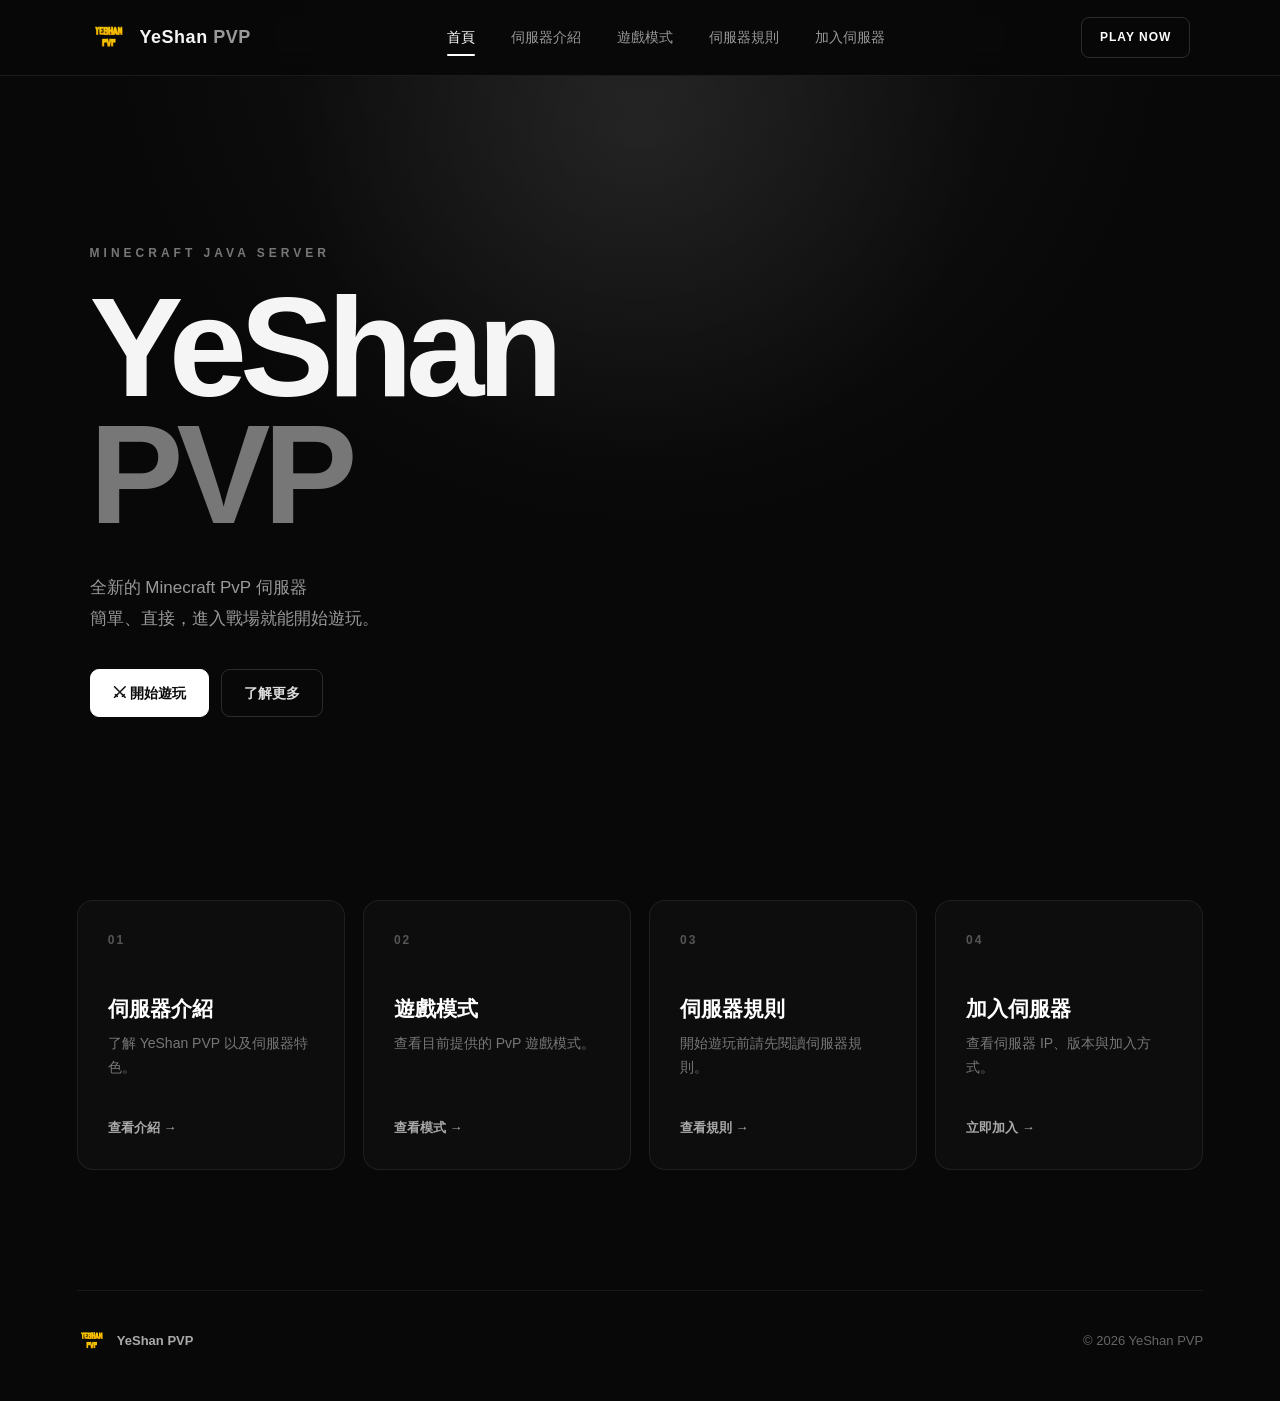
<file: index.html>
<!DOCTYPE html>
<html lang="zh-TW">

<head>

    <meta charset="UTF-8">
    <meta name="viewport" content="width=device-width, initial-scale=1.0">

    <title>YeShan PVP</title>

    <meta
        name="description"
        content="YeShan PVP Minecraft PvP Server"
    >

    <!-- 網站圖示 -->
    <link rel="icon" type="image/png" href="favicon.png">
    <link rel="shortcut icon" type="image/png" href="favicon.png">

    <!-- CSS -->
    <link rel="stylesheet" href="style.css">

</head>

<body>

<header class="navbar">

    <a href="index.html" class="logo">

        <img
            src="favicon.png"
            alt="YeShan PVP"
            class="custom-logo"
        >

        <span>
            YeShan <b>PVP</b>
        </span>

    </a>


    <nav>

        <a href="index.html" class="active">
            首頁
        </a>

        <a href="about.html">
            伺服器介紹
        </a>

        <a href="games.html">
            遊戲模式
        </a>

        <a href="rules.html">
            伺服器規則
        </a>

        <a href="join.html">
            加入伺服器
        </a>

    </nav>


    <a href="join.html" class="nav-button">
        PLAY NOW
    </a>

</header>


<main>

    <section class="home-hero">

        <div class="hero-content">

            <div class="hero-tag">
                MINECRAFT JAVA SERVER
            </div>


            <h1>
                YeShan
                <span>PVP</span>
            </h1>


            <p>
                全新的 Minecraft PvP 伺服器
                <br>
                簡單、直接，進入戰場就能開始遊玩。
            </p>


            <div class="hero-buttons">

                <a
                    href="join.html"
                    class="button primary"
                >
                    ⚔ 開始遊玩
                </a>


                <a
                    href="about.html"
                    class="button"
                >
                    了解更多
                </a>

            </div>

        </div>

    </section>


    <section class="home-links">


        <a
            href="about.html"
            class="home-card"
        >

            <span>01</span>

            <h2>
                伺服器介紹
            </h2>

            <p>
                了解 YeShan PVP 以及伺服器特色。
            </p>

            <strong>
                查看介紹 →
            </strong>

        </a>


        <a
            href="games.html"
            class="home-card"
        >

            <span>02</span>

            <h2>
                遊戲模式
            </h2>

            <p>
                查看目前提供的 PvP 遊戲模式。
            </p>

            <strong>
                查看模式 →
            </strong>

        </a>


        <a
            href="rules.html"
            class="home-card"
        >

            <span>03</span>

            <h2>
                伺服器規則
            </h2>

            <p>
                開始遊玩前請先閱讀伺服器規則。
            </p>

            <strong>
                查看規則 →
            </strong>

        </a>


        <a
            href="join.html"
            class="home-card"
        >

            <span>04</span>

            <h2>
                加入伺服器
            </h2>

            <p>
                查看伺服器 IP、版本與加入方式。
            </p>

            <strong>
                立即加入 →
            </strong>

        </a>


    </section>

</main>


<footer>

    <div class="footer-logo">

        <img
            src="favicon.png"
            alt="YeShan PVP"
            class="footer-custom-logo"
        >

        <span>
            YeShan PVP
        </span>

    </div>


    <span>
        © 2026 YeShan PVP
    </span>

</footer>


<script src="script.js"></script>

</body>
</html>
</file>
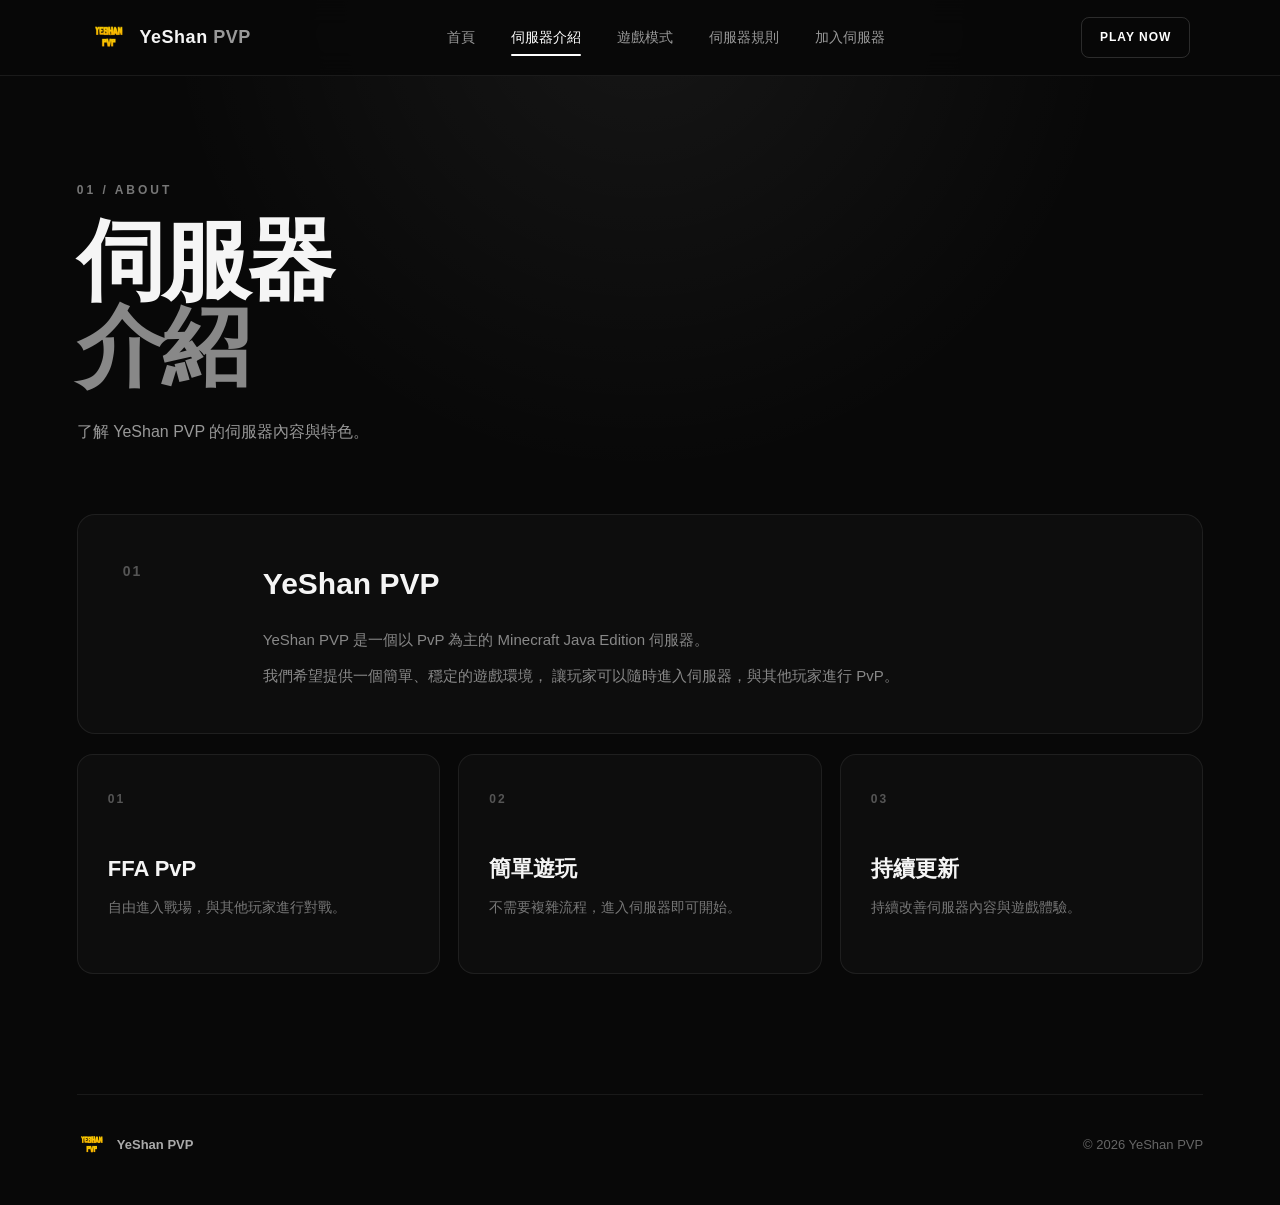
<file: about.html>
<!DOCTYPE html>
<html lang="zh-TW">

<head>

    <meta charset="UTF-8">
    <meta name="viewport" content="width=device-width, initial-scale=1.0">

    <title>伺服器介紹｜YeShan PVP</title>

    <meta
        name="description"
        content="YeShan PVP Minecraft PvP Server"
    >

    <link rel="icon" type="image/png" href="favicon.png">
    <link rel="shortcut icon" type="image/png" href="favicon.png">

    <link rel="stylesheet" href="style.css">

</head>

<body>

<header class="navbar">

    <a href="index.html" class="logo">

        <img
            src="favicon.png"
            alt="YeShan PVP"
            class="custom-logo"
        >

        <span>
            YeShan <b>PVP</b>
        </span>

    </a>


    <nav>

        <a href="index.html">
            首頁
        </a>

        <a href="about.html" class="active">
            伺服器介紹
        </a>

        <a href="games.html">
            遊戲模式
        </a>

        <a href="rules.html">
            伺服器規則
        </a>

        <a href="join.html">
            加入伺服器
        </a>

    </nav>


    <a href="join.html" class="nav-button">
        PLAY NOW
    </a>

</header>


<main class="page">

    <div class="page-header">

        <span>01 / ABOUT</span>

        <h1>
            伺服器<br>
            <em>介紹</em>
        </h1>

        <p>
            了解 YeShan PVP 的伺服器內容與特色。
        </p>

    </div>


    <section class="content-box">

        <div class="content-number">
            01
        </div>

        <div>

            <h2>
                YeShan PVP
            </h2>

            <p>
                YeShan PVP 是一個以 PvP 為主的
                Minecraft Java Edition 伺服器。
            </p>

            <p>
                我們希望提供一個簡單、穩定的遊戲環境，
                讓玩家可以隨時進入伺服器，與其他玩家進行 PvP。
            </p>

        </div>

    </section>


    <section class="content-grid">

        <div class="feature-card">

            <span>01</span>

            <h2>
                FFA PvP
            </h2>

            <p>
                自由進入戰場，與其他玩家進行對戰。
            </p>

        </div>


        <div class="feature-card">

            <span>02</span>

            <h2>
                簡單遊玩
            </h2>

            <p>
                不需要複雜流程，進入伺服器即可開始。
            </p>

        </div>


        <div class="feature-card">

            <span>03</span>

            <h2>
                持續更新
            </h2>

            <p>
                持續改善伺服器內容與遊戲體驗。
            </p>

        </div>

    </section>

</main>


<footer>

    <div class="footer-logo">

        <img
            src="favicon.png"
            alt="YeShan PVP"
            class="footer-custom-logo"
        >

        <span>
            YeShan PVP
        </span>

    </div>

    <span>
        © 2026 YeShan PVP
    </span>

</footer>


<script src="script.js"></script>

</body>
</html>
</file>
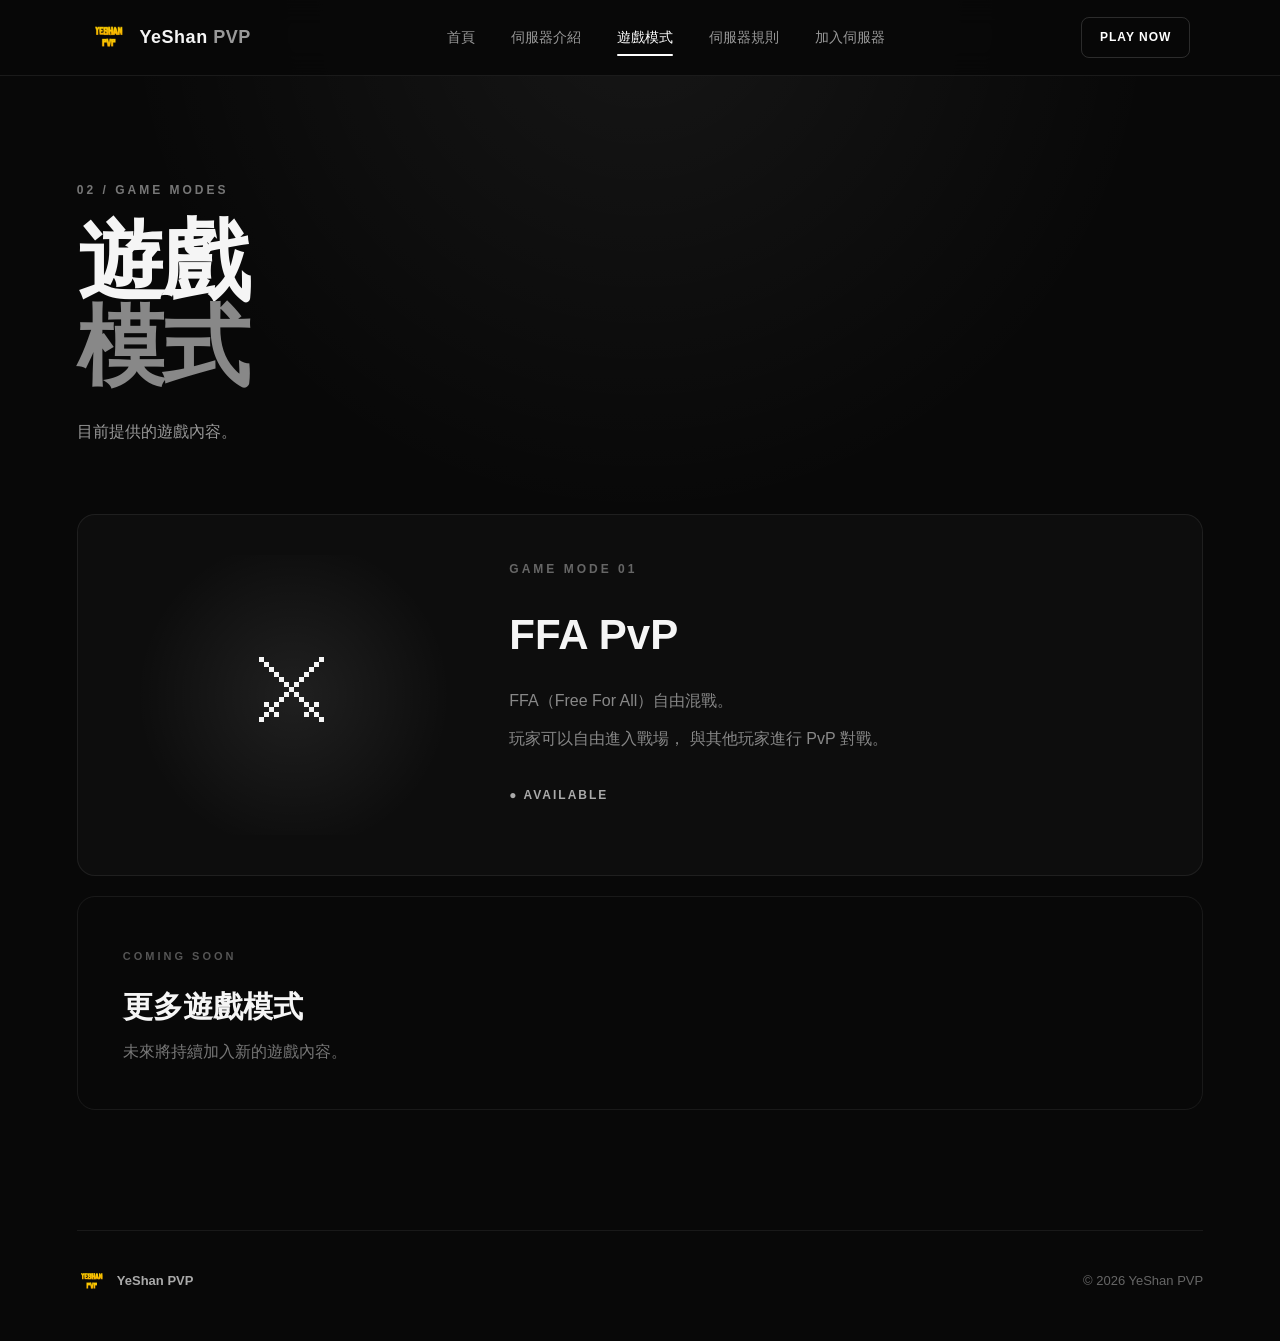
<file: games.html>
<!DOCTYPE html>
<html lang="zh-TW">

<head>

    <meta charset="UTF-8">
    <meta name="viewport" content="width=device-width, initial-scale=1.0">

    <title>遊戲模式｜YeShan PVP</title>

    <link rel="icon" type="image/png" href="favicon.png">
    <link rel="shortcut icon" type="image/png" href="favicon.png">

    <link rel="stylesheet" href="style.css">

</head>

<body>

<header class="navbar">

    <a href="index.html" class="logo">

        <img
            src="favicon.png"
            alt="YeShan PVP"
            class="custom-logo"
        >

        <span>
            YeShan <b>PVP</b>
        </span>

    </a>


    <nav>

        <a href="index.html">
            首頁
        </a>

        <a href="about.html">
            伺服器介紹
        </a>

        <a href="games.html" class="active">
            遊戲模式
        </a>

        <a href="rules.html">
            伺服器規則
        </a>

        <a href="join.html">
            加入伺服器
        </a>

    </nav>


    <a href="join.html" class="nav-button">
        PLAY NOW
    </a>

</header>


<main class="page">

    <div class="page-header">

        <span>02 / GAME MODES</span>

        <h1>
            遊戲<br>
            <em>模式</em>
        </h1>

        <p>
            目前提供的遊戲內容。
        </p>

    </div>


    <section class="game-card">

        <div class="game-image">
            ⚔
        </div>

        <div class="game-info">

            <span>
                GAME MODE 01
            </span>

            <h2>
                FFA PvP
            </h2>

            <p>
                FFA（Free For All）自由混戰。
            </p>

            <p>
                玩家可以自由進入戰場，
                與其他玩家進行 PvP 對戰。
            </p>

            <div class="game-status">
                ● AVAILABLE
            </div>

        </div>

    </section>


    <section class="coming-soon">

        <span>
            COMING SOON
        </span>

        <h2>
            更多遊戲模式
        </h2>

        <p>
            未來將持續加入新的遊戲內容。
        </p>

    </section>

</main>


<footer>

    <div class="footer-logo">

        <img
            src="favicon.png"
            alt="YeShan PVP"
            class="footer-custom-logo"
        >

        <span>
            YeShan PVP
        </span>

    </div>

    <span>
        © 2026 YeShan PVP
    </span>

</footer>


<script src="script.js"></script>

</body>
</html>
</file>
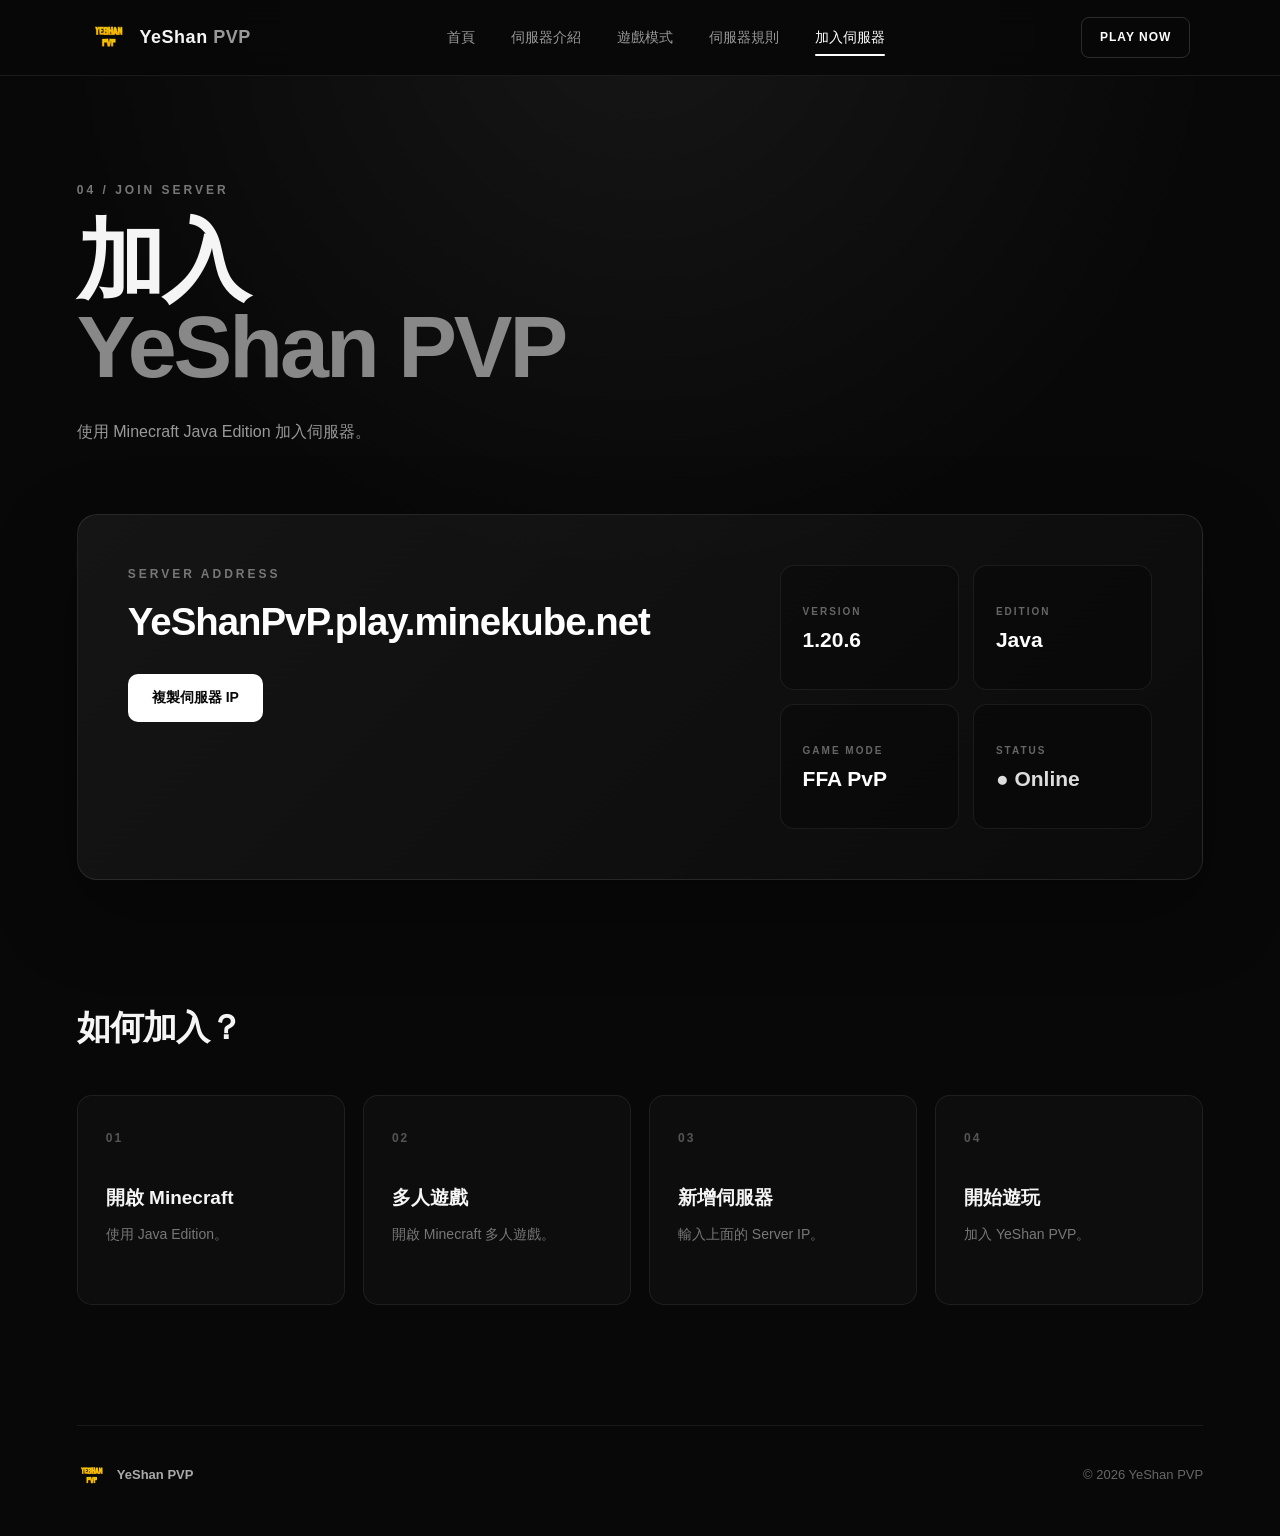
<file: join.html>
<!DOCTYPE html>
<html lang="zh-TW">

<head>

    <meta charset="UTF-8">
    <meta name="viewport" content="width=device-width, initial-scale=1.0">

    <title>加入伺服器｜YeShan PVP</title>

    <meta
        name="description"
        content="加入 YeShan PVP Minecraft Java Edition Server"
    >

    <!-- 永遠使用自己的網站 Icon -->
    <link rel="icon" type="image/png" href="favicon.png">
    <link rel="shortcut icon" type="image/png" href="favicon.png">
    <link rel="apple-touch-icon" href="favicon.png">

    <link rel="stylesheet" href="style.css">

</head>

<body>

<header class="navbar">

    <a href="index.html" class="logo">

        <img
            src="favicon.png"
            alt="YeShan PVP"
            class="custom-logo"
        >

        <span>
            YeShan <b>PVP</b>
        </span>

    </a>


    <nav>

        <a href="index.html">
            首頁
        </a>

        <a href="about.html">
            伺服器介紹
        </a>

        <a href="games.html">
            遊戲模式
        </a>

        <a href="rules.html">
            伺服器規則
        </a>

        <a href="join.html" class="active">
            加入伺服器
        </a>

    </nav>


    <a href="join.html" class="nav-button">
        PLAY NOW
    </a>

</header>


<main class="page">

    <div class="page-header">

        <span>
            04 / JOIN SERVER
        </span>

        <h1>
            加入<br>
            <em>YeShan PVP</em>
        </h1>

        <p>
            使用 Minecraft Java Edition 加入伺服器。
        </p>

    </div>


    <section class="join-server">

        <div class="server-address">

            <span>
                SERVER ADDRESS
            </span>

            <h2>
                YeShanPvP.play.minekube.net
            </h2>

            <button
                id="copyIP"
                class="copy-big"
            >
                複製伺服器 IP
            </button>

            <p id="copyMessage"></p>

        </div>


        <div class="server-info-grid">

            <div class="info-item">

                <span>
                    VERSION
                </span>

                <strong>
                    1.20.6
                </strong>

            </div>


            <div class="info-item">

                <span>
                    EDITION
                </span>

                <strong>
                    Java
                </strong>

            </div>


            <div class="info-item">

                <span>
                    GAME MODE
                </span>

                <strong>
                    FFA PvP
                </strong>

            </div>


            <div class="info-item">

                <span>
                    STATUS
                </span>

                <strong class="online">
                    ● Online
                </strong>

            </div>

        </div>

    </section>


    <section class="join-steps">

        <h2>
            如何加入？
        </h2>


        <div>

            <article>

                <span>
                    01
                </span>

                <h3>
                    開啟 Minecraft
                </h3>

                <p>
                    使用 Java Edition。
                </p>

            </article>


            <article>

                <span>
                    02
                </span>

                <h3>
                    多人遊戲
                </h3>

                <p>
                    開啟 Minecraft 多人遊戲。
                </p>

            </article>


            <article>

                <span>
                    03
                </span>

                <h3>
                    新增伺服器
                </h3>

                <p>
                    輸入上面的 Server IP。
                </p>

            </article>


            <article>

                <span>
                    04
                </span>

                <h3>
                    開始遊玩
                </h3>

                <p>
                    加入 YeShan PVP。
                </p>

            </article>

        </div>

    </section>

</main>


<footer>

    <div class="footer-logo">

        <img
            src="favicon.png"
            alt="YeShan PVP"
            class="footer-custom-logo"
        >

        <span>
            YeShan PVP
        </span>

    </div>


    <span>
        © 2026 YeShan PVP
    </span>

</footer>


<script src="script.js"></script>

</body>

</html>
</file>
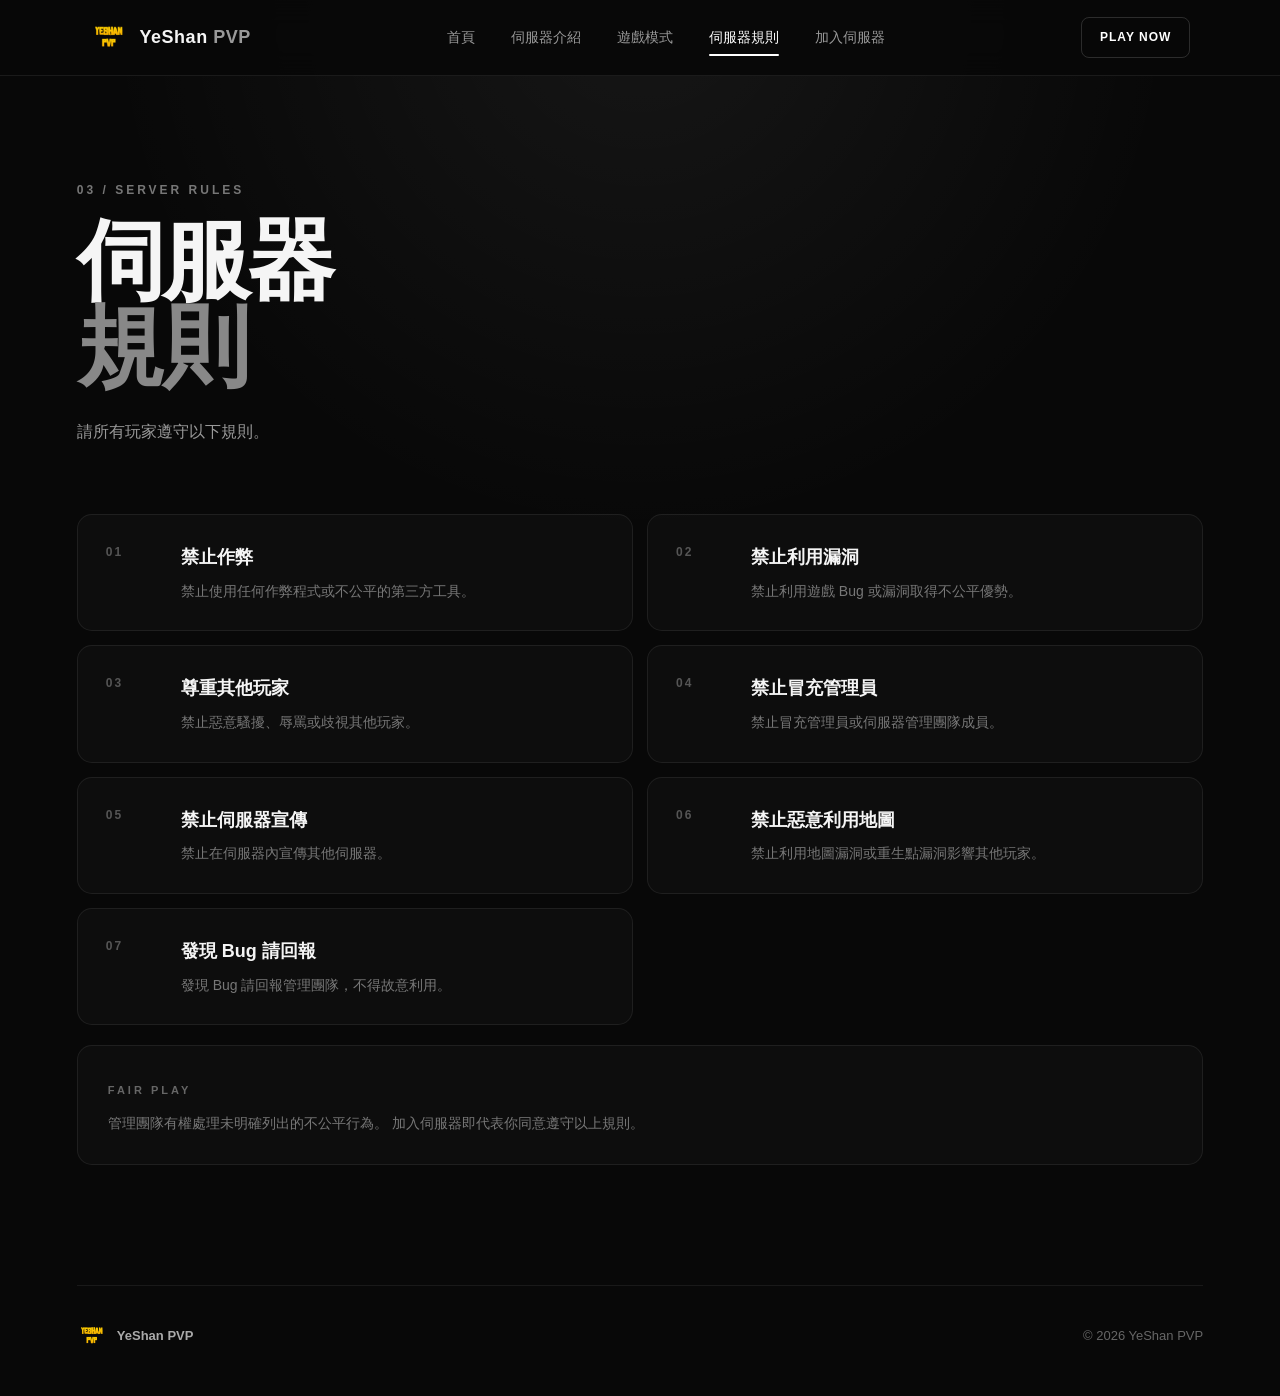
<file: rules.html>
<!DOCTYPE html>
<html lang="zh-TW">

<head>

    <meta charset="UTF-8">
    <meta name="viewport" content="width=device-width, initial-scale=1.0">

    <title>伺服器規則｜YeShan PVP</title>

    <link rel="icon" type="image/png" href="favicon.png">
    <link rel="shortcut icon" type="image/png" href="favicon.png">

    <link rel="stylesheet" href="style.css">

</head>

<body>

<header class="navbar">

    <a href="index.html" class="logo">

        <img
            src="favicon.png"
            alt="YeShan PVP"
            class="custom-logo"
        >

        <span>
            YeShan <b>PVP</b>
        </span>

    </a>


    <nav>

        <a href="index.html">
            首頁
        </a>

        <a href="about.html">
            伺服器介紹
        </a>

        <a href="games.html">
            遊戲模式
        </a>

        <a href="rules.html" class="active">
            伺服器規則
        </a>

        <a href="join.html">
            加入伺服器
        </a>

    </nav>


    <a href="join.html" class="nav-button">
        PLAY NOW
    </a>

</header>


<main class="page">

    <div class="page-header">

        <span>
            03 / SERVER RULES
        </span>

        <h1>
            伺服器<br>
            <em>規則</em>
        </h1>

        <p>
            請所有玩家遵守以下規則。
        </p>

    </div>


    <section class="rules">

        <article>
            <span>01</span>

            <div>
                <h2>禁止作弊</h2>

                <p>
                    禁止使用任何作弊程式或不公平的第三方工具。
                </p>
            </div>
        </article>


        <article>
            <span>02</span>

            <div>
                <h2>禁止利用漏洞</h2>

                <p>
                    禁止利用遊戲 Bug 或漏洞取得不公平優勢。
                </p>
            </div>
        </article>


        <article>
            <span>03</span>

            <div>
                <h2>尊重其他玩家</h2>

                <p>
                    禁止惡意騷擾、辱罵或歧視其他玩家。
                </p>
            </div>
        </article>


        <article>
            <span>04</span>

            <div>
                <h2>禁止冒充管理員</h2>

                <p>
                    禁止冒充管理員或伺服器管理團隊成員。
                </p>
            </div>
        </article>


        <article>
            <span>05</span>

            <div>
                <h2>禁止伺服器宣傳</h2>

                <p>
                    禁止在伺服器內宣傳其他伺服器。
                </p>
            </div>
        </article>


        <article>
            <span>06</span>

            <div>
                <h2>禁止惡意利用地圖</h2>

                <p>
                    禁止利用地圖漏洞或重生點漏洞影響其他玩家。
                </p>
            </div>
        </article>


        <article>
            <span>07</span>

            <div>
                <h2>發現 Bug 請回報</h2>

                <p>
                    發現 Bug 請回報管理團隊，不得故意利用。
                </p>
            </div>
        </article>

    </section>


    <div class="rule-note">

        <span>
            FAIR PLAY
        </span>

        <p>
            管理團隊有權處理未明確列出的不公平行為。
            加入伺服器即代表你同意遵守以上規則。
        </p>

    </div>

</main>


<footer>

    <div class="footer-logo">

        <img
            src="favicon.png"
            alt="YeShan PVP"
            class="footer-custom-logo"
        >

        <span>
            YeShan PVP
        </span>

    </div>

    <span>
        © 2026 YeShan PVP
    </span>

</footer>


<script src="script.js"></script>

</body>
</html>
</file>
<file: style.css>
/* =================================
   基本設定
================================= */

* {
    margin: 0;
    padding: 0;
    box-sizing: border-box;
}

html {
    scroll-behavior: smooth;
}

body {
    min-height: 100vh;

    background:
        radial-gradient(
            circle at 50% 0%,
            rgba(255, 255, 255, 0.06),
            transparent 35%
        ),
        #080808;

    color: #f5f5f5;

    font-family:
        Arial,
        "Noto Sans TC",
        "Microsoft JhengHei",
        sans-serif;

    line-height: 1.6;
}

a {
    color: inherit;
    text-decoration: none;
}


/* =================================
   導覽列
================================= */

.navbar {
    position: sticky;
    top: 0;
    z-index: 1000;

    width: 100%;
    min-height: 76px;

    padding: 0 7%;

    display: flex;
    align-items: center;
    justify-content: space-between;

    background: rgba(8, 8, 8, 0.92);

    border-bottom:
        1px solid rgba(255, 255, 255, 0.08);

    backdrop-filter: blur(14px);
}


/* =================================
   Logo
================================= */

.logo {
    display: flex;
    align-items: center;

    gap: 12px;

    font-size: 18px;
    font-weight: 700;

    letter-spacing: 0.5px;

    white-space: nowrap;
}

.logo b {
    color: #999;
}


/* 你的 favicon.png */

.custom-logo {
    width: 38px;
    height: 38px;

    display: block;

    object-fit: contain;

    border-radius: 8px;

    flex-shrink: 0;
}


/* Footer Logo */

.footer-custom-logo {
    width: 30px;
    height: 30px;

    display: block;

    object-fit: contain;

    border-radius: 6px;

    flex-shrink: 0;
}


/* =================================
   導覽
================================= */

.navbar nav {
    display: flex;
    align-items: center;

    gap: 8px;
}

.navbar nav a {
    position: relative;

    padding: 10px 14px;

    color: #999;

    font-size: 14px;

    transition:
        color 0.25s ease,
        background 0.25s ease;
}

.navbar nav a:hover {
    color: #fff;
}

.navbar nav a.active {
    color: #fff;
}

.navbar nav a.active::after {
    content: "";

    position: absolute;

    left: 14px;
    right: 14px;

    bottom: 3px;

    height: 2px;

    background: #fff;

    border-radius: 10px;
}


/* =================================
   PLAY NOW
================================= */

.nav-button {
    padding: 10px 18px;

    border:
        1px solid rgba(255, 255, 255, 0.15);

    border-radius: 8px;

    color: #fff;

    font-size: 12px;
    font-weight: 800;

    letter-spacing: 1px;

    transition:
        background 0.25s ease,
        border-color 0.25s ease,
        transform 0.2s ease;
}

.nav-button:hover {
    background: #fff;

    border-color: #fff;

    color: #080808;

    transform: translateY(-2px);
}


/* =================================
   首頁 Hero
================================= */

.home-hero {
    min-height: calc(100vh - 76px);

    width: 100%;

    display: flex;
    align-items: center;
    justify-content: center;

    padding:
        100px 7%
        120px;

    position: relative;

    overflow: hidden;
}

.home-hero::before {
    content: "";

    position: absolute;

    width: 700px;
    height: 700px;

    top: -300px;
    left: 50%;

    transform: translateX(-50%);

    background:
        radial-gradient(
            circle,
            rgba(255, 255, 255, 0.07),
            transparent 70%
        );

    pointer-events: none;
}

.hero-content {
    position: relative;

    z-index: 1;

    width: min(1180px, 100%);

    margin: 0 auto;
}

.hero-tag {
    display: inline-block;

    margin-bottom: 22px;

    color: #777;

    font-size: 12px;
    font-weight: 700;

    letter-spacing: 4px;
}

.home-hero h1 {
    font-size:
        clamp(72px, 11vw, 150px);

    line-height: 0.9;

    letter-spacing: -7px;

    font-weight: 900;
}

.home-hero h1 span {
    display: block;

    color: #777;
}

.home-hero p {
    margin-top: 35px;

    color: #999;

    font-size: 17px;

    line-height: 1.8;
}


/* =================================
   Hero Buttons
================================= */

.hero-buttons {
    display: flex;
    align-items: center;

    gap: 12px;

    margin-top: 35px;
}

.button {
    display: inline-flex;

    align-items: center;
    justify-content: center;

    min-height: 48px;

    padding: 0 22px;

    border:
        1px solid rgba(255, 255, 255, 0.15);

    border-radius: 9px;

    color: #ddd;

    font-size: 14px;
    font-weight: 700;

    transition:
        transform 0.2s ease,
        background 0.25s ease,
        color 0.25s ease,
        border-color 0.25s ease;
}

.button:hover {
    transform: translateY(-2px);

    background:
        rgba(255, 255, 255, 0.08);

    border-color:
        rgba(255, 255, 255, 0.25);

    color: #fff;
}

.button.primary {
    background: #fff;

    color: #080808;

    border-color: #fff;
}

.button.primary:hover {
    background: #ddd;

    color: #080808;
}


/* =================================
   首頁卡片
================================= */

.home-links {
    width: min(1180px, 88%);

    margin: 0 auto;

    padding:
        0 0
        120px;

    display: grid;

    grid-template-columns:
        repeat(4, 1fr);

    gap: 18px;
}

.home-card {
    position: relative;

    min-height: 270px;

    padding: 30px;

    display: flex;

    flex-direction: column;

    background:
        rgba(255, 255, 255, 0.025);

    border:
        1px solid rgba(255, 255, 255, 0.07);

    border-radius: 16px;

    overflow: hidden;

    transition:
        transform 0.25s ease,
        border-color 0.25s ease,
        background 0.25s ease;
}

.home-card:hover {
    transform: translateY(-6px);

    background:
        rgba(255, 255, 255, 0.04);

    border-color:
        rgba(255, 255, 255, 0.17);
}

.home-card > span {
    display: inline-block;

    margin-bottom: 45px;

    color: #555;

    font-size: 12px;
    font-weight: 800;

    letter-spacing: 2px;
}

.home-card h2 {
    margin-bottom: 10px;

    color: #fff;

    font-size: 21px;

    line-height: 1.3;
}

.home-card p {
    color: #777;

    font-size: 14px;

    line-height: 1.7;
}

.home-card strong {
    display: block;

    margin-top: auto;

    padding-top: 25px;

    color: #aaa;

    font-size: 13px;

    transition:
        color 0.2s ease;
}

.home-card:hover strong {
    color: #fff;
}


/* =================================
   一般頁面
================================= */

.page {
    width: min(1180px, 88%);

    margin: 0 auto;

    padding:
        100px 0
        120px;
}


/* =================================
   Page Header
================================= */

.page-header {
    max-width: 800px;

    margin-bottom: 70px;
}

.page-header > span {
    display: inline-block;

    margin-bottom: 18px;

    color: #777;

    font-size: 12px;
    font-weight: 700;

    letter-spacing: 3px;
}

.page-header h1 {
    font-size:
        clamp(48px, 7vw, 88px);

    line-height: 0.98;

    letter-spacing: -3px;

    font-weight: 900;
}

.page-header h1 em {
    color: #888;

    font-style: normal;
}

.page-header p {
    margin-top: 28px;

    color: #999;

    font-size: 16px;
}


/* =================================
   About
================================= */

.content-box {
    display: grid;

    grid-template-columns: 100px 1fr;

    gap: 40px;

    padding: 45px;

    background:
        rgba(255, 255, 255, 0.025);

    border:
        1px solid rgba(255, 255, 255, 0.07);

    border-radius: 18px;
}

.content-number {
    color: #555;

    font-size: 14px;
    font-weight: 800;

    letter-spacing: 2px;
}

.content-box h2 {
    margin-bottom: 20px;

    font-size: 30px;
}

.content-box p {
    margin-top: 12px;

    color: #888;

    font-size: 15px;
}

.content-grid {
    margin-top: 20px;

    display: grid;

    grid-template-columns:
        repeat(3, 1fr);

    gap: 18px;
}

.feature-card {
    min-height: 220px;

    padding: 30px;

    background:
        rgba(255, 255, 255, 0.025);

    border:
        1px solid rgba(255, 255, 255, 0.07);

    border-radius: 16px;
}

.feature-card > span {
    color: #555;

    font-size: 12px;
    font-weight: 800;

    letter-spacing: 2px;
}

.feature-card h2 {
    margin-top: 40px;

    margin-bottom: 10px;

    font-size: 22px;
}

.feature-card p {
    color: #777;

    font-size: 14px;
}


/* =================================
   Games
================================= */

.game-card {
    display: grid;

    grid-template-columns: 0.7fr 1.3fr;

    gap: 40px;

    padding: 40px;

    background:
        rgba(255, 255, 255, 0.025);

    border:
        1px solid rgba(255, 255, 255, 0.07);

    border-radius: 18px;
}

.game-image {
    min-height: 280px;

    display: flex;

    align-items: center;
    justify-content: center;

    background:
        radial-gradient(
            circle,
            rgba(255, 255, 255, 0.08),
            transparent 70%
        );

    border-radius: 14px;

    font-size: 80px;
}

.game-info > span {
    color: #666;

    font-size: 12px;
    font-weight: 800;

    letter-spacing: 3px;
}

.game-info h2 {
    margin:
        20px 0;

    font-size: 42px;
}

.game-info p {
    margin-top: 12px;

    color: #888;
}

.game-status {
    margin-top: 35px;

    color: #aaa;

    font-size: 12px;
    font-weight: 800;

    letter-spacing: 2px;
}

.coming-soon {
    margin-top: 20px;

    padding: 45px;

    border:
        1px solid rgba(255, 255, 255, 0.07);

    border-radius: 18px;
}

.coming-soon > span {
    color: #555;

    font-size: 11px;
    font-weight: 800;

    letter-spacing: 3px;
}

.coming-soon h2 {
    margin:
        15px 0 8px;

    font-size: 30px;
}

.coming-soon p {
    color: #777;
}


/* =================================
   Rules
================================= */

.rules {
    display: grid;

    grid-template-columns:
        repeat(2, 1fr);

    gap: 14px;
}

.rules article {
    display: grid;

    grid-template-columns: 55px 1fr;

    gap: 20px;

    padding: 28px;

    background:
        rgba(255, 255, 255, 0.025);

    border:
        1px solid rgba(255, 255, 255, 0.07);

    border-radius: 15px;

    transition:
        transform 0.2s ease,
        border-color 0.2s ease;
}

.rules article:hover {
    transform: translateY(-3px);

    border-color:
        rgba(255, 255, 255, 0.16);
}

.rules article > span {
    color: #555;

    font-size: 12px;
    font-weight: 800;

    letter-spacing: 2px;
}

.rules h2 {
    margin-bottom: 8px;

    font-size: 18px;
}

.rules p {
    color: #777;

    font-size: 14px;
}

.rule-note {
    margin-top: 20px;

    padding: 30px;

    background:
        rgba(255, 255, 255, 0.025);

    border:
        1px solid rgba(255, 255, 255, 0.07);

    border-radius: 15px;
}

.rule-note > span {
    color: #666;

    font-size: 11px;
    font-weight: 800;

    letter-spacing: 3px;
}

.rule-note p {
    margin-top: 10px;

    color: #777;

    font-size: 14px;
}


/* =================================
   Join
================================= */

.join-server {
    display: grid;

    grid-template-columns:
        minmax(0, 1.35fr)
        minmax(350px, 0.85fr);

    gap: 60px;

    padding: 50px;

    background:
        linear-gradient(
            135deg,
            rgba(255, 255, 255, 0.055),
            rgba(255, 255, 255, 0.015)
        );

    border:
        1px solid rgba(255, 255, 255, 0.09);

    border-radius: 20px;

    box-shadow:
        0 30px 80px rgba(0, 0, 0, 0.35);
}

.server-address > span {
    display: block;

    margin-bottom: 15px;

    color: #777;

    font-size: 12px;
    font-weight: 700;

    letter-spacing: 3px;
}

.server-address h2 {
    max-width: 100%;

    margin-bottom: 28px;

    color: #fff;

    font-size:
        clamp(24px, 3vw, 40px);

    line-height: 1.2;

    word-break: break-word;

    letter-spacing: -1px;
}

.copy-big {
    padding: 15px 24px;

    border: 0;

    border-radius: 10px;

    background: #fff;

    color: #080808;

    font-size: 14px;
    font-weight: 800;

    cursor: pointer;

    transition:
        transform 0.2s ease,
        background 0.2s ease,
        box-shadow 0.2s ease;
}

.copy-big:hover {
    background: #ddd;

    transform: translateY(-2px);

    box-shadow:
        0 10px 30px rgba(255, 255, 255, 0.08);
}

.copy-big:active {
    transform: translateY(0);
}

#copyMessage {
    min-height: 24px;

    margin-top: 14px;

    color: #999;

    font-size: 13px;
}


/* =================================
   Server Info
================================= */

.server-info-grid {
    display: grid;

    grid-template-columns:
        repeat(2, 1fr);

    gap: 14px;

    align-content: center;
}

.info-item {
    min-height: 125px;

    padding: 22px;

    display: flex;

    flex-direction: column;

    justify-content: center;

    background:
        rgba(0, 0, 0, 0.25);

    border:
        1px solid rgba(255, 255, 255, 0.07);

    border-radius: 14px;

    transition:
        transform 0.2s ease,
        border-color 0.2s ease;
}

.info-item:hover {
    transform: translateY(-3px);

    border-color:
        rgba(255, 255, 255, 0.16);
}

.info-item > span {
    margin-bottom: 7px;

    color: #666;

    font-size: 10px;
    font-weight: 700;

    letter-spacing: 2px;
}

.info-item strong {
    color: #fff;

    font-size: 21px;

    line-height: 1.2;
}

.info-item .online {
    color: #ddd;
}


/* =================================
   Join Steps
================================= */

.join-steps {
    margin-top: 120px;
}

.join-steps > h2 {
    margin-bottom: 40px;

    font-size: 34px;

    letter-spacing: -1px;
}

.join-steps > div {
    display: grid;

    grid-template-columns:
        repeat(4, 1fr);

    gap: 18px;
}

.join-steps article {
    position: relative;

    min-height: 210px;

    padding: 28px;

    background:
        rgba(255, 255, 255, 0.025);

    border:
        1px solid rgba(255, 255, 255, 0.07);

    border-radius: 15px;

    overflow: hidden;

    transition:
        transform 0.25s ease,
        border-color 0.25s ease;
}

.join-steps article:hover {
    transform: translateY(-5px);

    border-color:
        rgba(255, 255, 255, 0.16);
}

.join-steps article > span {
    display: inline-block;

    margin-bottom: 35px;

    color: #555;

    font-size: 12px;
    font-weight: 800;

    letter-spacing: 2px;
}

.join-steps article h3 {
    margin-bottom: 10px;

    font-size: 19px;
}

.join-steps article p {
    color: #777;

    font-size: 14px;
}


/* =================================
   Footer
================================= */

footer {
    width: min(1180px, 88%);

    margin: 0 auto;

    padding:
        35px 0
        45px;

    display: flex;

    align-items: center;
    justify-content: space-between;

    color: #666;

    font-size: 13px;

    border-top:
        1px solid rgba(255, 255, 255, 0.07);
}

.footer-logo {
    display: flex;

    align-items: center;

    gap: 10px;

    color: #aaa;

    font-weight: 700;
}


/* =================================
   平板
================================= */

@media (max-width: 1100px) {

    .home-links {
        grid-template-columns:
            repeat(2, 1fr);
    }

    .join-steps > div {
        grid-template-columns:
            repeat(2, 1fr);
    }

}


/* =================================
   手機
================================= */

@media (max-width: 900px) {

    .navbar {
        padding:
            18px 6%;

        align-items:
            flex-start;

        flex-direction:
            column;

        gap: 15px;
    }


    .navbar nav {
        width: 100%;

        overflow-x: auto;

        padding-bottom: 4px;
    }


    .navbar nav a {
        flex-shrink: 0;

        padding:
            8px 10px;

        font-size: 13px;
    }


    .navbar nav a.active::after {
        left: 10px;
        right: 10px;
    }


    .nav-button {
        display: none;
    }


    .home-hero {
        min-height:
            calc(100vh - 130px);

        padding:
            80px 6%
            90px;
    }


    .home-hero h1 {
        font-size:
            clamp(
                64px,
                17vw,
                110px
            );

        letter-spacing: -5px;
    }


    .home-hero p {
        font-size: 15px;
    }


    .home-links {
        width: 88%;

        padding-bottom: 90px;

        grid-template-columns:
            repeat(2, 1fr);
    }


    .page {
        padding:
            70px 0
            80px;
    }


    .page-header {
        margin-bottom: 50px;
    }


    .join-server {
        grid-template-columns: 1fr;

        gap: 40px;

        padding: 30px;
    }


    .game-card {
        grid-template-columns: 1fr;
    }


    .content-grid {
        grid-template-columns: 1fr;
    }


    .rules {
        grid-template-columns: 1fr;
    }

}


/* =================================
   小手機
================================= */

@media (max-width: 600px) {

    .logo {
        font-size: 16px;
    }


    .custom-logo {
        width: 36px;
        height: 36px;
    }


    .home-hero {
        padding:
            70px 5%
            80px;

        align-items:
            flex-start;
    }


    .home-hero h1 {
        font-size: 60px;

        letter-spacing: -4px;
    }


    .home-hero p {
        margin-top: 28px;

        font-size: 14px;
    }


    .hero-buttons {
        flex-direction:
            column;

        align-items:
            stretch;

        width: 100%;
    }


    .button {
        width: 100%;
    }


    .home-links {
        width: 90%;

        grid-template-columns:
            1fr;

        gap: 14px;
    }


    .home-card {
        min-height: 230px;
    }


    .page {
        width: 90%;
    }


    .page-header h1 {
        font-size: 48px;

        letter-spacing: -2px;
    }


    .content-box {
        grid-template-columns: 1fr;

        gap: 20px;

        padding: 28px;
    }


    .join-server {
        padding: 24px;

        border-radius: 16px;
    }


    .server-info-grid {
        grid-template-columns: 1fr;
    }


    .join-steps > div {
        grid-template-columns: 1fr;
    }


    .join-steps article {
        min-height: auto;
    }


    .game-image {
        min-height: 200px;
    }


    footer {
        width: 90%;

        flex-direction:
            column;

        align-items:
            flex-start;

        gap: 15px;
    }

}
</file>
